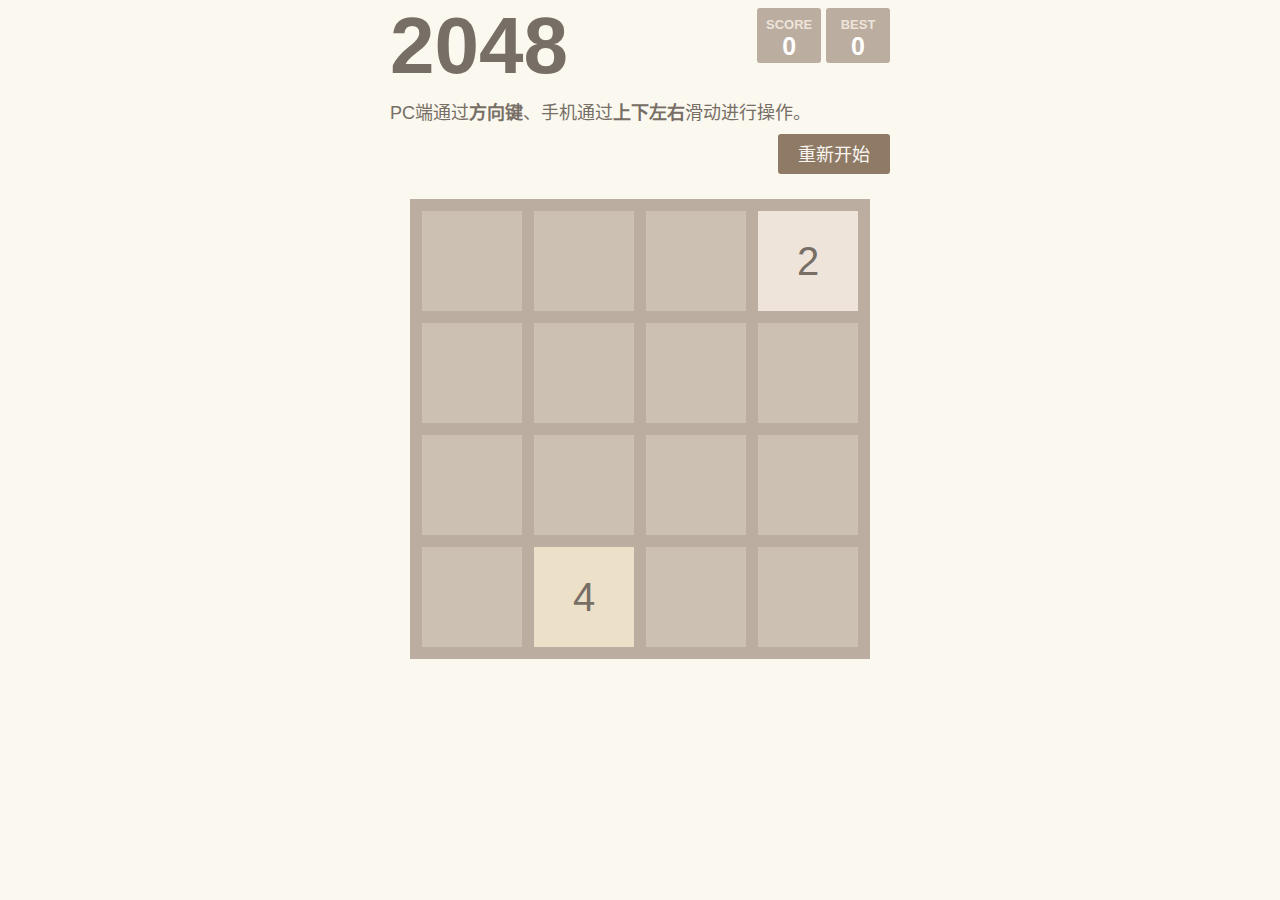
<file: 2048/index.html>
<!DOCTYPE html>
<html lang="zh-cn">

<head>
    <meta charset="UTF-8">
    <meta name="MobileOptimized" content="320">
    <meta name="viewport" content="width=device-width, initial-scale=1.0">
    <meta http-equiv="X-UA-Compatible" content="ie=edge">
    <title>2048小游戏</title>
    <script src="index.js"></script>
    <link rel="stylesheet" href="index.css">
</head>

<body>
    <div class="container">
        <div class="box">
            <div class="heading">
                <h1 class="title">2048</h1>
                <div class="scores-container">
                    <div id="score-container">0</div>
                    <div id="best-container">0</div>
                </div>
            </div>
            <div class="above-game">
                <p class="game-intro"> PC端通过<strong>方向键</strong>、手机通过<strong>上下左右</strong>滑动进行操作。</p>
                <a id="restart-button">重新开始</a>
            </div>
            <div id="my2048"></div>
        </div>
    </div>
</body>

</html>
</file>
<file: 2048/index.css>
* {
    margin: 0;
    padding: 0;
}

html,
body {
    margin: 0;
    padding: 0;
    background: #faf8ef;
    color: #776e65;
    font-family: "Clear Sans", "Helvetica Neue", Arial, sans-serif;
    font-size: 18px;
}

.container {
    width: 500px;
    margin: 0 auto;
}

h1.title {
    font-size: 80px;
    font-weight: bold;
    margin: 0;
    display: block;
    float: left;
}

.scores-container {
    float: right;
    text-align: right;
}

#score-container,
#best-container {
    position: relative;
    display: inline-block;
    background: #bbada0;
    padding: 15px 25px;
    font-size: 25px;
    height: 25px;
    line-height: 47px;
    font-weight: bold;
    border-radius: 3px;
    color: white;
    margin-top: 8px;
    text-align: center;
}

#score-container:after,
#best-container:after {
    position: absolute;
    width: 100%;
    top: 10px;
    left: 0;
    text-transform: uppercase;
    font-size: 13px;
    line-height: 13px;
    text-align: center;
    color: #eee4da;
}

#score-container:after {
    content: "Score";
}

#best-container:after {
    content: "Best";
}

.game-intro {
    float: left;
    line-height: 42px;
    margin-bottom: 0;
}

#restart-button {
    display: inline-block;
    background: #8f7a66;
    border-radius: 3px;
    padding: 0 20px;
    text-decoration: none;
    color: #f9f6f2;
    height: 40px;
    line-height: 42px;
    cursor: pointer;
    display: block;
    text-align: center;
    float: right;
}

.heading:after,
.above-game:after {
    content: "";
    display: block;
    clear: both;
}

#my2048 {
    position: relative;
    margin: 5% auto;
    background: #bbada0;
}

#my2048 div {
    position: absolute;
    display: inline-block;
    border: 0;
}

@media screen and (max-width: 520px) {
    .box {
        margin: 20px;
    }
}
</file>
